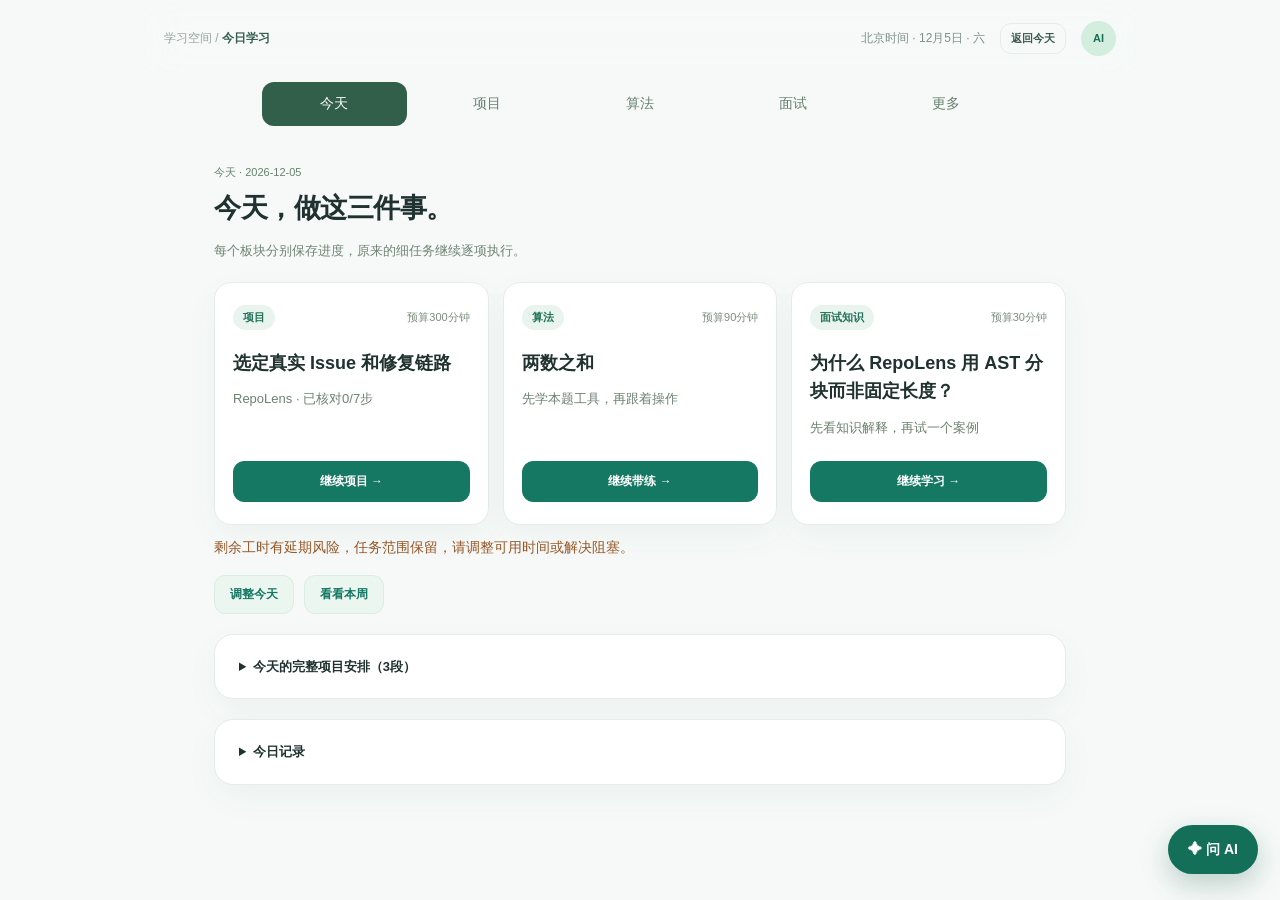
<file: index.html>
<!doctype html>
<html lang="zh-CN">
<head>
<meta charset="utf-8">
<meta name="viewport" content="width=device-width,initial-scale=1,viewport-fit=cover">
<meta name="theme-color" content="#edf5f0">
<meta name="description" content="星轨：AI 应用与 Agent 实习备战学习空间。RepoLens、MediaFlow、LeetCode Hot 100、八股、面试与投递。">
<title>星轨 · AI 实习备战</title>
<link rel="icon" href="favicon.svg" type="image/svg+xml">
<link rel="manifest" href="manifest.webmanifest">
<meta name="apple-mobile-web-app-capable" content="yes">
<meta name="apple-mobile-web-app-status-bar-style" content="default">
<link rel="stylesheet" href="style.css?v=3">
<link rel="stylesheet" href="sprint.css?v=6">
<link rel="stylesheet" href="two-sum-lesson.css?v=9">
<link rel="stylesheet" href="ai-helper.css?v=4">
<link rel="stylesheet" href="preview.css?v=11">
<link rel="stylesheet" href="learning-ui.css?v=12">
</head>
<body class="learning-modern">
<div id="app" class="app-shell">
  <aside class="sidebar">
    <a href="#today" class="brand" aria-label="返回今日学习"><span class="brand-glyph">✳</span><span><strong>星轨 Study Orbit</strong><small>AI 实习备战空间</small></span></a>
    <div class="nav-kicker">学习空间 · WORKSPACE</div>
    <nav id="side-nav" class="side-nav" aria-label="主导航">
      <a class="nav-btn" href="./preview.html?v=11"><span class="nav-symbol">✧</span> 新版体验</a>
      <button data-view="today" class="nav-btn active"><span class="nav-symbol">◈</span> 今日学习 <span class="nav-count" id="nav-today"></span></button>
      <button data-view="calendar" class="nav-btn"><span class="nav-symbol">▦</span> 学习航线</button>
      <button data-view="projects" class="nav-btn"><span class="nav-symbol">⌘</span> 项目实验室</button>
      <button data-view="leetcode" class="nav-btn"><span class="nav-symbol">⌁</span> 算法带练</button>
      <button data-view="interview" class="nav-btn"><span class="nav-symbol">◫</span> 八股训练室</button>
      <button data-view="apply" class="nav-btn"><span class="nav-symbol">↗</span> 面试与投递</button>
      <button data-view="library" class="nav-btn"><span class="nav-symbol">▤</span> 资料星库</button>
      <button data-view="planner" class="nav-btn"><span class="nav-symbol">↻</span> 计划调整</button>
      <button data-view="review" class="nav-btn"><span class="nav-symbol">◷</span> 复盘与数据</button>
    </nav>
    <div class="sidebar-bottom">
      <div class="sidebar-status"><span class="pulse-dot"></span><div><strong>向 12.15 前进</strong><small>先有作品 · 再进面试</small></div></div>
      <button class="sidebar-backup" id="quick-export">备份我的学习记录 <span>↗</span></button>
      <div class="sidebar-foot">v1.0 · 2026.11—2027.01</div>
    </div>
  </aside>
  <div class="main-wrap">
    <header class="topbar">
      <div class="breadcrumbs" id="breadcrumb">学习空间 / <span>今日学习</span></div>
      <div class="top-right"><span class="top-date" id="clock-date"></span><button class="btn tiny ghost" id="back-today">返回今天</button><span class="avatar" title="专注构建真实作品">AI</span></div>
    </header>
    <nav class="learning-nav" aria-label="学习导航"><button data-view="today">今天</button><button data-view="projects">项目</button><button data-view="leetcode">算法</button><button data-view="interview">面试</button><button data-view="more">更多</button></nav>
    <main class="main-content" id="main-content" aria-live="polite"></main>
    <div class="toast" id="toast" role="status"></div>
  </div>
</div>
<nav class="mobile-nav" aria-label="移动端导航">
  <button data-view="today" class="mnav active"><span>◈</span><small>今天</small></button>
  <button data-view="calendar" class="mnav"><span>▦</span><small>课程</small></button>
  <button data-view="projects" class="mnav"><span>⌘</span><small>项目</small></button>
  <button data-view="leetcode" class="mnav"><span>⌁</span><small>带练</small></button>
  <button data-view="apply" class="mnav"><span>↗</span><small>面试</small></button>
  <button data-view="more" class="mnav"><span>···</span><small>更多</small></button>
</nav>
<div id="mobile-more" class="mobile-more hidden">
  <a class="btn soft" href="./preview.html?v=11">✧ 新版体验</a>
  <button data-view="planner">计划调整</button><button data-view="issues">问题与补课</button><button data-view="interview">八股训练室</button><button data-view="library">资料星库</button><button data-view="review">复盘与备份</button>
</div>
<script src="data.js?v=5"></script>
<script src="repo-guides.js?v=5"></script>
<script src="media-guides.js?v=3"></script>
<script src="sprint-data.js?v=6"></script>
<script src="sprint-engine.js?v=6"></script>
<script src="two-sum-cards.js?v=8"></script>
<script src="two-sum-lesson.js?v=9"></script>
<script src="sprint.js?v=12"></script>
<script src="learning-content.js?v=12"></script>
<script src="algorithm-cards.js?v=12"></script>
<script src="learning-ui.js?v=12"></script>
<script src="app.js?v=12"></script>
<script defer src="ai-helper.js?v=6"></script>
</body>
</html>
</file>
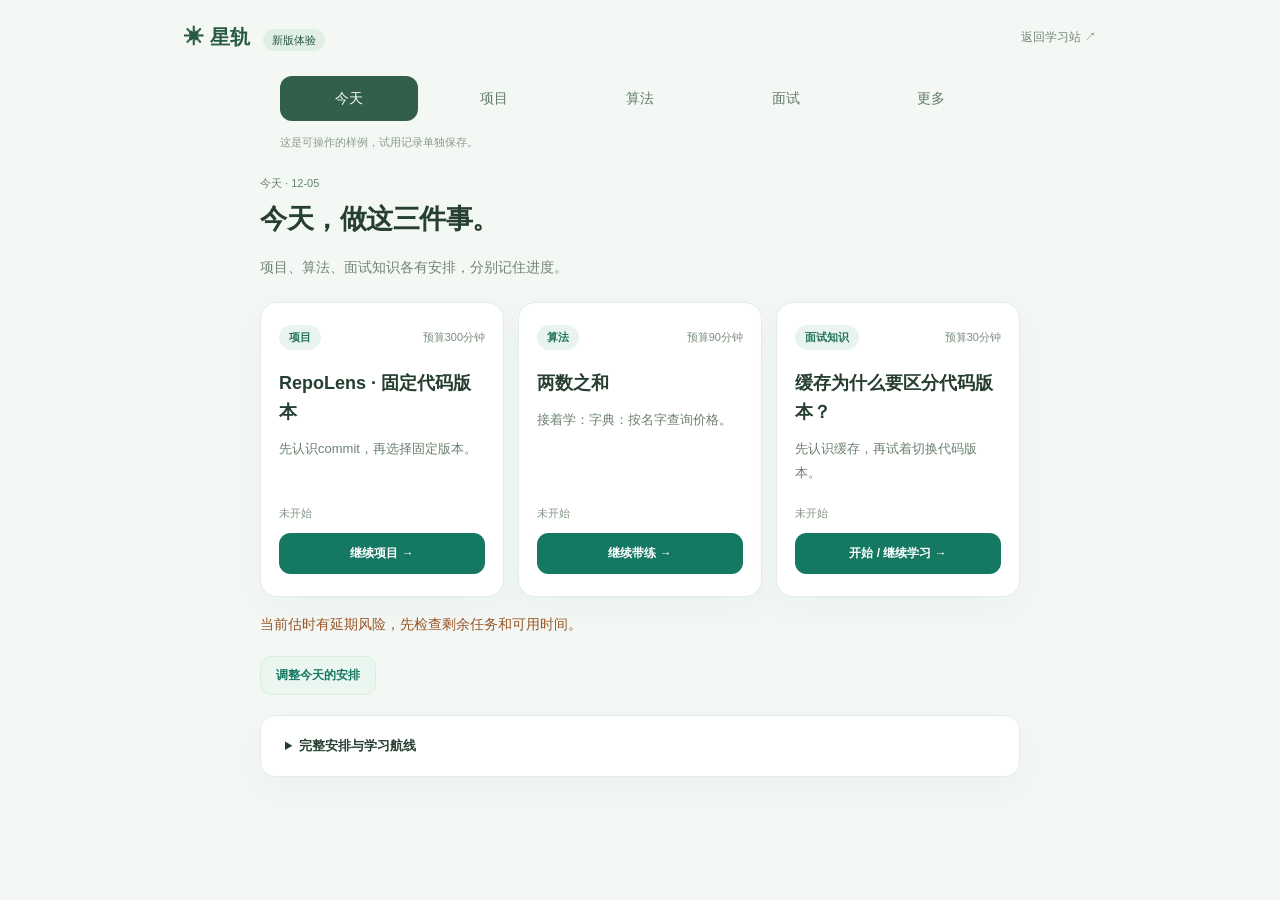
<file: preview.html>
<!doctype html>
<html lang="zh-CN">
<head>
<meta charset="utf-8">
<meta name="viewport" content="width=device-width,initial-scale=1,viewport-fit=cover">
<meta name="theme-color" content="#edf5f0">
<title>新版体验 · 星轨</title>
<link rel="icon" href="favicon.svg" type="image/svg+xml">
<link rel="stylesheet" href="style.css?v=3">
<link rel="stylesheet" href="sprint.css?v=6">
<link rel="stylesheet" href="two-sum-lesson.css?v=9">
<link rel="stylesheet" href="preview.css?v=11">
</head>
<body class="pv-body">
<header class="pv-header"><a href="./preview.html?v=11" class="pv-brand">✳ 星轨 <span>新版体验</span></a><a href="./?v=9" class="pv-return">返回学习站 ↗</a></header>
<nav class="pv-nav" aria-label="体验区导航"><button data-pv-view="today">今天</button><button data-pv-view="projects">项目</button><button data-pv-view="algorithms">算法</button><button data-pv-view="theory">面试</button><button data-pv="more">更多</button></nav>
<p class="pv-sandbox">这是可操作的样例，试用记录单独保存。</p>
<main id="pv-content" class="pv-main" aria-live="polite"></main>
<div id="pv-toast" role="status"></div>
<dialog id="pv-dialog" class="ts-dialog"><div class="between"><h2 id="pv-dialog-title"></h2><button class="btn tiny soft" data-pv="close">关闭</button></div><div id="pv-dialog-body"></div></dialog>
<script src="sprint-data.js?v=6"></script>
<script src="sprint-engine.js?v=6"></script>
<script src="two-sum-cards.js?v=8"></script>
<script src="two-sum-lesson.js?v=9"></script>
<script src="preview.js?v=11"></script>
</body>
</html>
</file>
<file: style.css>
:root{--bg:#f6f9f8;--panel:#fff;--panel-alt:#f2f6f4;--line:#e5ece9;--ink:#20322f;--muted:#71827d;--green:#147863;--deep:#0d5449;--mint:#d9efe5;--sky:#dceef7;--blue:#367b9d;--yellow:#b7822b;--shadow:0 12px 34px rgba(34,82,66,.045);font-family:-apple-system,BlinkMacSystemFont,'Segoe UI','PingFang SC','Microsoft YaHei',sans-serif;color:var(--ink)}*{box-sizing:border-box}html{scroll-behavior:smooth}body{margin:0;background:var(--bg);font-size:14px;-webkit-tap-highlight-color:transparent}button,input,select,textarea{font:inherit}button{cursor:pointer}button:disabled{opacity:.4;cursor:not-allowed}a{color:var(--green);text-decoration:none}a:hover{text-decoration:underline}.hidden{display:none!important}.app-shell{display:flex;min-height:100vh}.sidebar{width:250px;flex:0 0 250px;background:#fff;border-right:1px solid var(--line);padding:27px 15px 17px;position:sticky;top:0;height:100vh;display:flex;flex-direction:column}.brand{display:flex;align-items:center;gap:10px;padding:1px 12px 35px;color:var(--ink)}.brand:hover{text-decoration:none}.brand-glyph{width:40px;height:40px;display:grid;place-items:center;background:#d9efe4;color:#136953;border-radius:13px;font-size:27px}.brand strong,.brand small{display:block}.brand strong{font-size:15px;letter-spacing:-.3px}.brand small{font-size:11px;color:#8aa09a;margin-top:3px}.nav-kicker{padding:0 14px;color:#a2aea9;font-size:10px;letter-spacing:1.2px;margin-bottom:12px;font-weight:700}.side-nav{display:flex;flex-direction:column;gap:4px}.nav-btn{border:0;background:transparent;color:#526860;text-align:left;padding:12px 15px;border-radius:11px;display:flex;align-items:center;gap:13px;font-weight:550;width:100%;transition:.2s}.nav-symbol{font-family:Georgia,serif;font-size:18px;width:19px;text-align:center;color:#829e93}.nav-btn:hover{background:#f0f6f2}.nav-btn.active{background:#e5f4eb;color:#12644d;font-weight:700}.nav-btn.active .nav-symbol{color:#0a7661}.nav-count{margin-left:auto;font-size:10px}.sidebar-bottom{margin-top:auto;padding:10px}.sidebar-status{background:linear-gradient(120deg,#e1f2e8,#e9f2fa);border-radius:14px;padding:14px 10px;display:flex;gap:10px;align-items:center}.sidebar-status strong,.sidebar-status small{display:block}.sidebar-status strong{font-size:12px}.sidebar-status small{font-size:10px;color:#708c81;margin-top:5px}.pulse-dot{width:8px;height:8px;background:#208d6c;box-shadow:0 0 0 4px #cceddf;border-radius:100%;flex:none}.sidebar-backup{border:0;background:none;color:#71827c;display:flex;justify-content:space-between;font-size:11px;padding:15px 4px;width:100%}.sidebar-foot{font-size:10px;color:#adb9b3}.main-wrap{min-width:0;flex:1}.topbar{height:76px;display:flex;align-items:center;justify-content:space-between;border-bottom:1px solid var(--line);background:rgba(255,255,255,.78);padding:0 40px;position:sticky;top:0;z-index:4;backdrop-filter:blur(20px)}.breadcrumbs{color:#96a4a0;font-size:12px}.breadcrumbs span{color:#375e51;font-weight:700}.top-right{display:flex;align-items:center;gap:15px}.top-date{color:#80908a;font-size:12px}.avatar{border-radius:50%;background:#d3eddf;width:35px;height:35px;display:grid;place-items:center;font-size:11px;color:#197054;font-weight:750}.main-content{max-width:1340px;margin:0 auto;padding:37px 40px 105px}.section-header{display:flex;justify-content:space-between;align-items:flex-end;gap:15px;margin-bottom:22px}.eyebrow{font-size:11px;letter-spacing:1.6px;font-weight:800;color:var(--green);text-transform:uppercase}.section-header h1,.page-title{font-size:30px;line-height:1.25;letter-spacing:-.8px;margin:8px 0 0;font-weight:750}.subtitle{font-size:13px;color:var(--muted);line-height:1.9;margin-top:10px}.pill{display:inline-flex;gap:5px;align-items:center;font-size:11px;padding:5px 10px;border-radius:999px;background:#e8f4ed;color:#22715a;font-weight:700;white-space:nowrap}.pill.blue{background:#e8f3fb;color:#347794}.pill.gray{background:#f0f3f2;color:#72837d}.pill.orange{background:#fff3e3;color:#95601d}.panel{background:var(--panel);border:1px solid var(--line);border-radius:19px;box-shadow:var(--shadow);padding:24px}.panel h2{font-size:17px;margin:0 0 5px}.panel h3{font-size:14px;margin:0 0 6px}.muted{color:var(--muted)}.small{font-size:12px}.mini{font-size:11px}.lead{line-height:1.85}.grid2{display:grid;grid-template-columns:repeat(2,minmax(0,1fr));gap:18px}.grid3{display:grid;grid-template-columns:repeat(3,minmax(0,1fr));gap:16px}.grid4{display:grid;grid-template-columns:repeat(4,minmax(0,1fr));gap:14px}.stack{display:flex;flex-direction:column;gap:16px}.flex{display:flex;align-items:center;gap:10px;flex-wrap:wrap}.between{display:flex;align-items:center;justify-content:space-between;gap:12px}.btn{border:1px solid var(--line);background:white;color:#3b5950;border-radius:11px;padding:10px 15px;font-size:12px;font-weight:700;transition:.18s;white-space:nowrap}.btn:hover{transform:translateY(-1px);border-color:#a9d3be}.btn.primary{background:var(--green);border-color:var(--green);color:#fff}.btn.ghost{background:transparent}.btn.tiny{padding:7px 10px;font-size:11px}.btn.soft{background:#ecf6f0;color:var(--green);border-color:#d9eee1}.btn.danger{color:#a55a55}.input,.select,.textarea{background:#fff;border:1px solid #dce8e3;border-radius:11px;color:var(--ink);padding:11px 12px;width:100%;outline:none}.input:focus,.select:focus,.textarea:focus{border-color:#66aa90;box-shadow:0 0 0 3px #dff4e9}.textarea{min-height:105px;resize:vertical;line-height:1.65}.label{display:block;font-size:11px;letter-spacing:.2px;font-weight:700;color:#547269;margin:0 0 7px}.divider{height:1px;background:var(--line);margin:18px 0}.hero{border-radius:23px;background:linear-gradient(118deg,#e4f3eb 0%,#eef6f1 48%,#e3f0f8 100%);min-height:237px;display:grid;grid-template-columns:1fr 230px;gap:25px;position:relative;overflow:hidden;padding:31px 34px;margin-bottom:22px}.hero:before{content:"";position:absolute;width:320px;height:320px;border:1px solid #b8dbd8;opacity:.7;border-radius:50%;right:10px;top:-82px;pointer-events:none}.hero:after{content:"";position:absolute;width:210px;height:210px;border:1px dashed #9bcdbc;border-radius:50%;right:63px;top:-25px;opacity:.65;pointer-events:none}.hero-content{position:relative;z-index:1}.hero h1{font-size:31px;letter-spacing:-1px;line-height:1.35;margin:11px 0}.hero p{color:#648076;font-size:13px;line-height:1.8;max-width:610px}.hero-cta{display:flex;gap:10px;margin-top:17px;flex-wrap:wrap}.orbit-area{display:grid;place-items:center;z-index:1;position:relative}.orbit-center{width:100px;height:100px;border-radius:50%;background:linear-gradient(145deg,#18846e,#57afa4);box-shadow:0 18px 40px #2b816e40, inset -10px -10px 35px #0d5b5a70;color:#fff;display:flex;align-items:center;justify-content:center;text-align:center;flex-direction:column;transform:rotate(-8deg)}.orbit-center b{font-size:24px}.orbit-center small{font-size:9px;opacity:.85;margin-top:2px}.orbit-star{position:absolute;width:15px;height:15px;background:#8cc7cb;border-radius:50%;box-shadow:0 0 0 6px #8cc7cb2f;top:20%;right:14%}.orbit-star.two{width:9px;height:9px;top:76%;right:80%;background:#ebba77;box-shadow:0 0 0 5px #ebba7733}.metric-card{padding:18px 19px}.metric-card .num{font-size:27px;font-weight:780;margin-top:11px;letter-spacing:-1px;color:#24493d}.metric-card .num small{font-size:12px;color:#91a49e;letter-spacing:0}.metric-card .labelrow{font-size:12px;color:#6e827a}.progress-track{height:7px;border-radius:100px;background:#e9f1ed;overflow:hidden;margin:15px 0 5px}.progress-fill{height:100%;background:linear-gradient(90deg,#1a836a,#77c7ad);border-radius:100px;transition:width .2s}.module-head{margin:27px 0 13px;display:flex;justify-content:space-between;align-items:center;gap:12px}.module-head h2{font-size:18px;margin:0}.task-row{display:flex;align-items:flex-start;gap:14px;padding:17px 0;border-bottom:1px solid var(--line)}.task-row:last-child{border-bottom:0}.task-check{width:21px;height:21px;appearance:none;border:1.6px solid #b5d1c4;border-radius:7px;margin:2px 0 0;flex:none;cursor:pointer;position:relative;background:#fff}.task-check:checked{background:#168368;border-color:#168368}.task-check:checked:after{content:'✓';font-size:14px;position:absolute;left:4px;top:0;color:white}.task-body{flex:1;min-width:0}.task-title{font-weight:750;font-size:14px}.task-row .task-time{font-size:10px;color:#889c93;background:#f4f7f5;padding:5px 8px;border-radius:20px;white-space:nowrap}.task-details{font-size:12px;color:#627b70;line-height:1.75;margin:9px 0 0}.highlight-line{background:#f4f9f7;padding:11px 13px;border-radius:9px;border-left:2px solid #7cbba2;margin-top:9px;font-size:12px;line-height:1.8}.resource-links{display:flex;flex-wrap:wrap;gap:8px;margin-top:10px}.resource-links a{font-size:11px;padding:6px 9px;border-radius:9px;background:#edf5f0;color:#22735f;display:inline-block}.task-extra{padding-left:35px}.date-selector{display:flex;align-items:center;gap:8px}.date-selector .input{width:150px;padding:9px;font-size:12px}.callout{background:#f1f7f3;border:1px solid #dbece0;border-radius:14px;padding:14px 17px;color:#526b60;line-height:1.8;font-size:12px}.callout.blue{background:#eef5f9;border-color:#dbe8f0;color:#526c7f}.callout.orange{background:#fff8ed;border-color:#f1e3cf;color:#81653c}.step-list{display:grid;gap:10px}.step-item{display:flex;gap:12px;align-items:flex-start;border:1px solid var(--line);border-radius:12px;padding:14px;background:#fff}.step-num{height:28px;width:28px;border-radius:9px;background:#e6f2eb;color:var(--green);display:grid;place-items:center;font-weight:750;font-size:11px;flex:none}.calendar-grid{display:grid;grid-template-columns:repeat(7,minmax(0,1fr));gap:9px}.day-tile{border:1px solid var(--line);background:#fff;border-radius:13px;min-height:96px;padding:11px;text-align:left;display:flex;flex-direction:column;gap:8px;transition:.2s;min-width:0}.day-tile:hover{border-color:#7dbda5;transform:translateY(-2px)}.day-tile.current{border-color:#17896c;box-shadow:0 0 0 2px #e2f3e8}.day-tile.done{background:#eff8f3}.day-num{font-weight:800;font-size:12px;color:#376854}.day-desc{font-size:10px;color:#697b74;line-height:1.5;overflow-wrap:anywhere}.day-progress{margin-top:auto;font-size:9px;color:#6caa91}.filter-row{display:flex;gap:8px;align-items:center;flex-wrap:wrap;margin-bottom:15px}.filter-btn{border:1px solid var(--line);background:#fff;border-radius:30px;padding:7px 12px;color:#71867d;font-size:11px}.filter-btn.active{background:#e8f5ec;color:#137459;border-color:#b9e0cb;font-weight:700}.problem-row{display:flex;gap:12px;align-items:center;padding:12px 3px;border-bottom:1px solid var(--line)}.problem-number{width:43px;flex:none;font-variant-numeric:tabular-nums;font-weight:750;color:#8aa099}.problem-title{font-weight:650;flex:1}.problem-category{font-size:10px;color:#8aa099;min-width:60px}.status-select{width:100px;border:1px solid var(--line);background:#f9fbf9;border-radius:8px;padding:7px 3px;color:#4d6f61;font-size:11px}.problem-row a{color:var(--green)}.question-card{border:1px solid var(--line);border-radius:15px;padding:18px;background:#fff}.question-card h3{font-size:14px;line-height:1.6;margin:10px 0}.qa-answer{background:#f0f7f3;padding:14px;border-radius:12px;font-size:12px;line-height:1.8;margin:12px 0}.qa-answer strong{color:#20765c}.project-card{background:#fff;border:1px solid var(--line);border-radius:17px;padding:19px}.project-label{display:inline-flex;padding:6px 10px;border-radius:9px;background:#edf6f1;color:#23846b;font-size:10px;font-weight:800}.project-card h3{font-size:18px;margin:10px 0}.project-card p{color:#6c8177;font-size:12px;line-height:1.75}.project-list{display:grid;gap:9px}.project-lesson{border:1px solid #e4efea;border-radius:12px;padding:13px;display:flex;align-items:flex-start;gap:9px}.project-lesson .head{flex:1}.project-lesson .head strong{display:block;font-size:12px;margin:2px 0}.project-lesson .head small{color:#93a69a;font-size:10px}.marker-vertical{height:100%;width:4px;border-radius:10px;min-height:40px;background:#cbe9d9}.metric-table{width:100%;border-collapse:collapse;font-size:12px}.metric-table th,.metric-table td{text-align:left;padding:12px 10px;border-bottom:1px solid var(--line);vertical-align:middle}.metric-table th{font-size:11px;color:#788e81;font-weight:700;background:#f7faf8}.metric-input{min-width:150px}.resource-card{display:flex;align-items:flex-start;gap:13px;padding:15px;border:1px solid var(--line);border-radius:14px;background:#fff}.resource-icon{width:40px;height:40px;border-radius:12px;background:#e8f3eb;color:#22836b;display:grid;place-items:center;font-size:18px;flex:none}.resource-card h3{margin:2px 0 6px;font-size:13px}.resource-card p{font-size:11px;color:var(--muted);line-height:1.7;margin:0 0 5px}.applications{width:100%;border-collapse:collapse;font-size:12px}.applications td,.applications th{padding:12px 9px;text-align:left;border-bottom:1px solid var(--line)}.applications th{color:var(--muted);font-size:11px}.empty{padding:35px;text-align:center;color:var(--muted)}.note-help{line-height:1.8;color:var(--muted);font-size:12px}.study-form{display:grid;grid-template-columns:1fr 1fr 130px 120px auto;gap:8px;align-items:end}.data-note{font-size:11px;color:#9baaa4}.toast{position:fixed;right:25px;bottom:25px;background:#214d40;color:#fff;padding:12px 18px;border-radius:11px;font-size:12px;z-index:50;box-shadow:0 14px 30px #213d3540;opacity:0;transform:translateY(10px);transition:.2s;pointer-events:none}.toast.show{opacity:1;transform:none}.mobile-nav,.mobile-more{display:none}.timeline-chip{border:1px solid #dcece2;background:#f6faf7;border-radius:12px;padding:13px;display:flex;align-items:center;gap:12px;font-size:12px}.timeline-dot{width:11px;height:11px;border-radius:50%;background:#83b99c}.timeline-dot.active{background:#148263;box-shadow:0 0 0 4px #cdece0}.summary-stat{font-size:22px;font-weight:800;color:#226952;margin:9px 0}.note-preview{font-size:12px;white-space:pre-wrap;line-height:1.8;color:#506c61}.today-problems{display:flex;flex-direction:column;gap:10px}.today-problem{display:flex;align-items:center;gap:9px;padding:10px;border:1px solid var(--line);border-radius:10px}.today-problem a{flex:1;font-size:12px;font-weight:700}.today-problem small{font-size:10px;color:var(--muted)}.project-feature{display:flex;gap:9px;align-items:flex-start;font-size:12px;line-height:1.7;color:#62786d}.project-feature span:first-child{color:var(--green)}.link-inline{font-size:11px;font-weight:700}.w100{width:100%}.right{text-align:right}.nowrap{white-space:nowrap}.mb0{margin-bottom:0}.mt1{margin-top:10px}.mt2{margin-top:18px}.mb1{margin-bottom:10px}.margin-top{margin-top:24px}.table-scroll{overflow-x:auto}.model-preview{background:#f0f7f4;border-radius:13px;padding:13px 15px;font-size:12px;line-height:1.9;overflow-wrap:anywhere}.page-title.smallish{font-size:26px}
@media(max-width:1150px){.sidebar{width:218px;flex-basis:218px}.main-content{padding:30px 26px 100px}.topbar{padding:0 26px}.hero{grid-template-columns:1fr 150px}.orbit-center{width:88px;height:88px}.study-form{grid-template-columns:1fr 1fr;}.study-form button{align-self:end}}
@media(max-width:800px){.sidebar{display:none}.topbar{height:58px;padding:0 20px}.top-date{display:none}.main-content{padding:21px 18px 108px}.hero{padding:24px;min-height:195px;grid-template-columns:1fr 90px}.hero h1{font-size:25px}.orbit-center{width:75px;height:75px}.orbit-center b{font-size:18px}.orbit-star{right:1%}.grid4{grid-template-columns:repeat(2,minmax(0,1fr))}.grid3{grid-template-columns:repeat(2,minmax(0,1fr))}.mobile-nav{position:fixed;bottom:0;left:0;right:0;z-index:20;display:flex;justify-content:space-around;background:rgba(255,255,255,.96);border-top:1px solid var(--line);padding:9px 5px max(10px,env(safe-area-inset-bottom));box-shadow:0 -8px 20px #203c2f0a}.mnav{border:0;background:none;color:#8ca198;display:flex;align-items:center;justify-content:center;flex-direction:column;gap:1px;padding:2px 6px;min-width:48px}.mnav span{font-size:22px;line-height:25px}.mnav small{font-size:10px}.mnav.active{color:#12745d;font-weight:700}.mobile-more{position:fixed;bottom:73px;right:12px;background:#fff;border:1px solid var(--line);z-index:25;box-shadow:0 12px 25px #203a3025;border-radius:15px;padding:8px;display:flex;flex-direction:column}.mobile-more button{border:0;background:transparent;text-align:left;padding:12px 30px 12px 14px;color:#446b5a}.toast{bottom:95px;right:12px}.calendar-grid{gap:5px}.day-tile{padding:8px;min-height:78px;border-radius:9px}.day-num{font-size:11px}.day-desc{font-size:9px}}
@media(max-width:540px){body{font-size:13px}.topbar{padding:0 15px}.top-right{gap:7px}.main-content{padding:17px 13px 100px}.section-header h1,.page-title{font-size:24px}.section-header{display:block}.section-header .date-selector{margin-top:13px}.hero{grid-template-columns:1fr;gap:0;padding:23px;margin-bottom:12px;min-height:0}.hero h1{font-size:26px}.hero p{font-size:12px}.orbit-area{display:none}.hero:before{right:-140px;top:-130px}.hero:after{right:-86px;top:-70px}.panel{padding:17px;border-radius:15px}.grid2,.grid3{grid-template-columns:1fr;gap:12px}.grid4{gap:8px}.metric-card{padding:14px}.metric-card .num{font-size:24px}.module-head h2{font-size:16px}.task-row{gap:9px}.task-extra{padding-left:29px}.calendar-grid{grid-template-columns:repeat(7,1fr)}.day-tile{min-height:66px;padding:6px 4px;gap:3px}.day-desc{display:none}.day-progress{font-size:8px}.problem-category{display:none}.problem-number{width:28px;font-size:11px}.problem-title{font-size:12px}.status-select{width:84px;font-size:10px}.study-form{grid-template-columns:1fr}.topbar .btn{display:none}.table-scroll{margin:0 -8px}.metric-table th,.metric-table td{min-width:120px}.metric-input{min-width:130px}.question-card{padding:14px}.date-selector .input{width:141px}.callout{font-size:11px}.mobile-nav .mnav{min-width:0;flex:1}.mnav span{font-size:20px}.mnav small{font-size:9px}}


/* 项目实验室详细课程：响应式单课视图 */
.guide-header{display:flex;align-items:center;justify-content:space-between;gap:12px;flex-wrap:wrap;margin:0 0 18px}
.guide-hero{background:linear-gradient(125deg,#e8f6ee,#e9f2fb 78%);border:1px solid #d7e9e1;border-radius:22px;padding:26px 28px;margin-bottom:22px}
.guide-hero h1{font-size:clamp(24px,3vw,34px);line-height:1.25;margin:10px 0 12px;color:#143a32}
.guide-hero p{line-height:1.85;max-width:780px;margin:0 0 16px}
.guide-progress{max-width:560px;margin-top:18px}
.guide-progress strong{font-size:14px}
.guide-progress .progress-track{margin-top:8px}
.guide-meta{font-size:12px;color:#647c74;margin-top:12px!important}
.guide-columns{display:grid;grid-template-columns:minmax(0,1.65fr) minmax(235px,.85fr);gap:20px;align-items:start}
.guide-main,.guide-aside{min-width:0}
.guide-main>h2{font-size:22px;margin:0 0 6px}
.guide-step,.guide-block{background:#fff;border:1px solid #e2eae6;border-radius:17px;padding:20px;margin-top:16px;box-shadow:0 5px 20px rgba(25,70,55,.025)}
.guide-step-title{font-weight:750;font-size:16px;color:#184a3c}
.guide-step-check{display:flex;gap:12px;align-items:flex-start;cursor:pointer;line-height:1.5}
.guide-step-check input{appearance:auto;accent-color:#147863;flex:0 0 20px;width:20px;height:20px;margin:2px 0 0;cursor:pointer}
.guide-step-do{line-height:1.95;margin:15px 0;white-space:pre-line;overflow-wrap:anywhere}
.guide-verify{border-left:3px solid #4f9780;background:#f1f8f4;border-radius:0 10px 10px 0;padding:11px 14px;margin-top:15px}
.guide-verify strong{font-size:12px;color:#20604b}
.guide-verify p{margin:5px 0 0;line-height:1.7;font-size:13px}
.guide-code{border:1px solid #273c38;background:#152522;border-radius:12px;overflow:hidden;margin:14px 0;color:#e8f6ef}
.guide-code-head{display:flex;justify-content:space-between;align-items:center;gap:8px;padding:8px 12px;background:#203a33;font-size:12px}
.guide-code-head button{white-space:nowrap}
.guide-code pre{margin:0;padding:14px 16px;white-space:pre;overflow-x:auto;font-size:12px;line-height:1.7}
.guide-code code{font-family:ui-monospace,SFMono-Regular,Consolas,monospace}
.guide-aside .panel{margin-bottom:16px;overflow-wrap:anywhere}
.guide-aside .panel h3{font-size:15px;margin:5px 0 8px}
.guide-aside .panel p,.guide-traps li{line-height:1.85;font-size:13px}
.guide-traps{padding-left:20px}
.guide-question{font-size:16px;font-weight:700;line-height:1.7}
.guide-answer{background:#f2f6f4;border-radius:11px;padding:12px 14px;line-height:1.85}
.guide-answer summary{cursor:pointer;font-weight:600}
.guide-answer p{margin-bottom:0}
.guide-block textarea{min-height:135px;width:100%}
.guide-bottom{display:flex;gap:10px;align-items:center;justify-content:space-between;flex-wrap:wrap;margin:24px 0 45px}
.guide-bottom .btn{max-width:100%}
@media(max-width:850px){.guide-columns{grid-template-columns:1fr}.guide-aside{display:grid;grid-template-columns:repeat(2,minmax(0,1fr));gap:12px}.guide-aside .panel{margin:0}.guide-hero{padding:22px}}
@media(max-width:590px){.guide-hero{padding:19px;border-radius:15px}.guide-aside{display:block}.guide-aside .panel{margin-bottom:12px}.guide-step,.guide-block{padding:15px;border-radius:13px}.guide-step-title{font-size:15px}.guide-code pre{font-size:11px}.guide-bottom button{width:100%}.guide-main>h2{font-size:20px}}
</file>
<file: sprint.css>
.sprint-header{margin-bottom:24px}.sprint-header h1{font-size:30px;letter-spacing:-.6px}.sprint-header .subtitle{max-width:650px;line-height:1.8}.sprint-overview{display:flex;gap:24px;flex-wrap:wrap;align-items:center;color:#64756d;font-size:13px;margin:0 0 22px}.sprint-overview strong{font-size:19px;color:#315c4b;margin-right:5px}.sprint-focus{display:grid;grid-template-columns:1.3fr 1fr;gap:18px}.sprint-focus>section:last-child{grid-column:1/-1}.sprint-focus .panel{margin:0}.sprint-task{display:flex;justify-content:space-between;align-items:center;gap:16px;padding:17px 0;border-bottom:1px solid #e8efeb}.sprint-task:last-child{border-bottom:0}.sprint-task>div{min-width:0}.sprint-task h3{font-size:15px;line-height:1.6;margin:4px 0}.sprint-task p{margin:5px 0 0;overflow-wrap:anywhere}.sprint-task .btn{flex-shrink:0}.sprint-details summary{cursor:pointer;font-size:14px;font-weight:600;line-height:1.8;padding:4px 0}.sprint-details[open]>summary{margin-bottom:14px}.sprint-details p,.coach-panel p,.coach-panel li{line-height:1.9}.sprint-narrow{max-width:760px}.sprint-narrow .label,.sprint-accept .label,.coach-panel .label{display:block;margin:18px 0 8px;font-size:13px;color:#53685d}.sprint-narrow .input,.sprint-narrow .select,.sprint-accept .select{display:block;width:100%;margin-top:8px}.sprint-narrow .textarea,.sprint-accept .textarea,.coach-panel .textarea{width:100%;margin-top:8px;min-height:110px}.sprint-narrow details{margin-top:20px}.sprint-accept{margin:20px 0;background:#f8fbf9;border:1px solid #ddebe2}.sprint-check{display:flex;align-items:flex-start;gap:10px;line-height:1.7;font-size:13px}.sprint-check input{width:18px;height:18px;flex-shrink:0;accent-color:#42816a}.sprint-day{display:flex;gap:22px;padding:14px 0;border-bottom:1px solid #e8efeb}.sprint-day>strong{flex:0 0 48px;font-size:14px}.sprint-day>div{line-height:1.9}.sprint-stages{display:flex;gap:7px;overflow-x:auto;padding:0 0 12px;margin:0 0 16px}.sprint-stages button{white-space:nowrap;border:1px solid #dfe9e3;border-radius:24px;background:white;padding:10px 15px;color:#587363;font:inherit;font-size:12px;cursor:pointer}.sprint-stages button.active{background:#315c4b;border-color:#315c4b;color:white}.coach-panel{max-width:900px}.coach-panel>h2{font-size:21px}.sprint-editor{font-family:Consolas,monospace!important;min-height:270px!important;tab-size:4;line-height:1.8}.sprint-code{white-space:pre;overflow-x:auto;max-width:100%;background:#f1f6f3;padding:18px;border-radius:12px;font:13px/1.8 Consolas,monospace;color:#264b3a}.sprint-toolbar{display:flex;flex-wrap:wrap;gap:10px;margin-top:18px}.sprint-error{color:#9e3e29;font-size:13px;line-height:1.8;min-height:1em}.sprint-focus .btn{margin-top:8px}.sprint-narrow form>.btn{margin-top:14px}.sprint-task select{max-width:180px}#sprint-daily{margin-top:12px}.sprint-narrow+.panel{margin-top:20px}
@media(max-width:850px){.sprint-focus{grid-template-columns:1fr}.sprint-focus>section:last-child{grid-column:auto}.sprint-header h1{font-size:26px}.sprint-overview{gap:12px}.sprint-narrow .grid2{grid-template-columns:1fr}.sprint-task{gap:10px}.sprint-task .btn{padding:8px 11px}.sprint-day{gap:12px}.sprint-stages{margin-right:-8px}}
@media(max-width:480px){.sprint-header{align-items:flex-start;gap:12px}.sprint-header h1{font-size:25px}.sprint-task h3{font-size:14px}.sprint-task{align-items:flex-start}.sprint-accept .flex{align-items:stretch}.sprint-accept .flex>.btn{width:100%}.sprint-overview span{font-size:12px}.sprint-focus .panel{padding:19px}.coach-panel{padding:19px}.sprint-toolbar .btn{flex:1}.sprint-code{font-size:12px}}
</file>
<file: two-sum-lesson.css>
.ts-header{max-width:960px}.ts-mode{display:flex;gap:10px;align-items:center;flex-wrap:wrap;margin:0 0 20px}.ts-jumps{display:flex;gap:8px;flex-wrap:wrap;margin-bottom:18px}.ts-section{max-width:960px;margin:0 0 22px;scroll-margin-top:25px}.ts-section h2{font-size:22px;margin:8px 0 16px}.ts-section p,.ts-section li{font-size:14px;line-height:1.95}.ts-section .label{display:block;font-size:14px;margin:18px 0 10px}.ts-section .input,.ts-section .select{display:block;width:100%;max-width:500px;margin:10px 0 14px}.ts-section .textarea{width:100%;margin:8px 0}.ts-example-tabs{display:flex;flex-wrap:wrap;gap:8px;margin:20px 0}.ts-array{display:flex;gap:10px;align-items:center;flex-wrap:wrap;background:#f4f8f5;padding:20px;border-radius:14px;margin:16px 0}.ts-array>div{width:64px;background:white;border:1px solid #dce8e0;border-radius:10px;display:flex;flex-direction:column;text-align:center;padding:12px 4px}.ts-array>div.current{border:2px solid #377d63;background:#edf8f0}.ts-array strong{font-size:22px}.ts-array small{font-size:11px;margin-top:6px;color:#657b6f}.ts-array>span{margin-left:10px}.ts-quiz{background:#f7faf8;border-radius:12px;padding:15px 18px;margin:20px 0}.ts-quiz>p:first-child{margin-top:0}.ts-options{display:flex;flex-wrap:wrap;gap:8px}.ts-options button{font:inherit;font-size:13px;line-height:1.7;text-align:left;cursor:pointer;background:white;border:1px solid #dce7df;padding:10px 14px;border-radius:9px;color:#294d3d}.ts-options button.selected{background:#e3f2e9;border-color:#3c8067}.ts-feedback{font-size:13px!important;color:#406a54;min-height:1.7em;margin:12px 0 0!important}.ts-card{border-top:1px solid #e4ede7;padding:18px 0}.ts-card summary{cursor:pointer;font-size:15px;font-weight:650;line-height:1.8}.ts-card summary>span{font-size:11px;font-weight:400;color:#71867a;margin-left:12px}.ts-card[open]>summary{margin-bottom:18px}.ts-code{white-space:pre;overflow-x:auto;background:#f2f6f3;color:#264536;padding:18px;border-radius:11px;font:13px/1.9 Consolas,monospace;max-width:100%}.ts-code code{font:inherit}.ts-output{border-left:3px solid #aacdb7;padding:8px 16px;margin:12px 0 18px}.ts-output>span{color:#6b8073;font-size:11px}.ts-output pre{font:14px/1.8 Consolas,monospace;margin:5px 0}.ts-tip{background:#fff8e9;padding:12px 16px;border-radius:10px}.ts-source{display:inline-block;font-size:13px;color:#287254;margin-top:8px;text-decoration:underline}.ts-trace{background:#f2f8f4;border:1px solid #ddebe2;border-radius:14px;padding:22px;margin:16px 0;min-height:155px}.ts-trace-head{font-size:16px;font-weight:650}.ts-dict{background:white;padding:14px;border-radius:10px}.ts-dict>small{color:#718278}.ts-dict code{display:inline-block;margin:4px 8px 0 0;padding:5px 10px;background:#eef5ef;border-radius:6px}.ts-pairs{font:14px/2 Consolas,monospace;background:#f6f8f6;padding:15px;border-radius:10px}.ts-annotated>div{border-bottom:1px solid #e5ece7;padding:10px 0}.ts-annotated pre{font:13px/1.8 Consolas,monospace;margin:3px 0;overflow-x:auto;color:#264536}.ts-annotated p{font-size:13px;margin:8px 0}.ts-annotated .btn{margin-left:10px}.ts-fill{background:#f5f9f6;border-radius:14px;padding:20px;margin:24px 0}.ts-next{display:flex;gap:16px;align-items:center;flex-wrap:wrap;margin-top:22px}.ts-dialog{width:min(720px,calc(100vw - 28px));max-height:86vh;border:0;border-radius:18px;padding:26px;color:#243b30;box-shadow:0 25px 100px #142a3340}.ts-dialog::backdrop{background:#1c322b70}.ts-dialog p{font-size:14px;line-height:1.9}.ts-dialog h2{font-size:20px}.ts-section #ts-result-form>.btn{margin-top:6px}
@media(max-width:600px){.ts-section{padding:20px}.ts-section h2{font-size:20px}.ts-section p,.ts-section li{font-size:14px}.ts-array{gap:7px;padding:14px}.ts-array>div{width:49px}.ts-array>span{margin:6px 0 0}.ts-array strong{font-size:19px}.ts-trace{padding:16px}.ts-trace-head{font-size:15px}.ts-quiz{padding:14px}.ts-options{flex-direction:column}.ts-code{padding:13px;font-size:12px}.ts-card summary>span{display:block;margin:3px 0 0 15px}.ts-dialog{padding:20px}.ts-dialog h2{font-size:18px}.ts-next>.btn{width:100%}}

.ts-foundation-intro{margin-top:28px}.ts-foundation-intro h3{font-size:17px;margin-bottom:10px}.ts-tool-demo,.ts-bridge{background:#f3f8f4;border-radius:14px;padding:20px;margin:18px 0}.ts-tool-demo>small{color:#547261}.ts-bridge p{margin:8px 0}.ts-bridge p:first-child{margin-top:0}.ts-bridge p:last-child{margin-bottom:0}
.td-shell{width:100%;max-width:760px;margin:0 auto 30px}.td-header{display:flex;justify-content:space-between;align-items:center;gap:16px;margin:0 0 26px}.td-header small{font-size:12px;color:#608173}.td-header h1{font-size:26px;margin:8px 0 0;letter-spacing:-.5px}.td-position{display:flex;align-items:center;gap:12px;margin:0 4px 14px;color:#547060;font-size:12px}.td-position>div{display:flex;gap:5px}.td-position>div>span{height:5px;width:18px;border-radius:5px;background:#dce8df}.td-position>div>span.active{background:#448269}.td-position>small{margin-left:auto;font-size:11px;color:#7c8d82}.td-card{padding:32px;margin:0;min-height:400px;border-radius:20px}.td-card h2{font-size:23px;line-height:1.5;margin:0 0 12px}.td-card p{font-size:14px;line-height:1.9;color:#496354;margin:10px 0 18px}.td-fruits,.td-numbers{display:flex;justify-content:center;gap:15px;margin:28px 0}.td-fruits button,.td-numbers button,.td-numbers>div{display:flex;flex-direction:column;align-items:center;justify-content:center;gap:8px;min-width:100px;min-height:105px;border:1px solid #dbe8de;background:#f8fbf8;border-radius:15px;padding:16px;color:#2e513d;font:inherit;cursor:pointer;transition:background .18s,transform .18s}.td-fruits button>span{font-size:35px}.td-fruits strong,.td-numbers strong{font-size:19px}.td-fruits small,.td-numbers small{font-size:12px;color:#6c8273}.td-fruits button.chosen,.td-numbers button.chosen,.td-numbers>div.visited{border-color:#438567;background:#eaf5ec;transform:translateY(-2px)}.td-response{border-radius:13px;background:#f2f7f3;padding:17px 20px;margin:20px 0;min-height:80px;font-size:15px;line-height:1.85;color:#345b44}.td-response>strong{font-size:23px}.td-response>code{display:block;margin:10px 0 0;font:15px/1.8 Consolas,monospace}.td-response>p{margin:8px 0 0;font-size:13px}.td-response>small{font-size:13px}.td-navigation{display:flex;justify-content:space-between;gap:15px;margin:18px 0 0}.td-navigation>.btn{min-width:110px}.td-foot{text-align:center;color:#859388;font-size:11px;line-height:2.2;margin-top:15px}.td-foot .btn{font-size:11px;margin-left:6px;padding:4px 9px;color:#6b8271}.td-help{display:flex;align-items:center;flex-wrap:wrap;gap:10px;border-top:1px solid #e6eee8;margin-top:24px;padding-top:16px}.td-help>.btn{font-size:12px;padding:6px 9px}.td-help>a{font-size:12px;margin-left:auto;color:#6c8474}.td-map{display:flex;gap:10px;flex-wrap:wrap;margin:24px 0}.td-map>span{padding:10px 15px;background:#edf4ed;border-radius:9px;font-size:14px}.td-map .td-new{background:#dff1e5;border:1px solid #80b492}.td-numbers>div{cursor:default;min-width:85px}.td-reason{display:grid;gap:9px;background:#f7faf7;border-radius:13px;padding:20px;margin:20px 0}.td-reason>span{font-size:12px;color:#788f7e}.td-reason>strong{font-size:18px;margin-bottom:8px}.td-reason>code{font:16px/1.8 Consolas,monospace}.td-small{font-size:12px!important;color:#7a8c7d!important}.td-example{display:flex;gap:8px;flex-wrap:wrap;margin:15px 0}.td-card .input{display:block;width:100%;margin:8px 0 14px}.td-card .textarea{display:block;width:100%;margin:10px 0;min-height:180px!important}.td-result{border-top:1px solid #e4ece5;margin-top:20px;padding-top:15px}.td-result>summary{font-size:13px;cursor:pointer}.td-result .ts-section{padding:16px 0 0;margin:0;box-shadow:none;border:0}.td-result .ts-section h2{display:none}.ts-article-back{margin-bottom:18px}
@media(max-width:600px){.td-header{margin-bottom:19px;gap:8px}.td-header h1{font-size:23px}.td-header>.btn{padding:7px 10px}.td-card{padding:22px 19px;min-height:0;border-radius:17px}.td-card h2{font-size:21px}.td-card p{font-size:14px;margin-bottom:14px}.td-fruits,.td-numbers{margin:23px 0;gap:12px}.td-fruits button,.td-numbers button,.td-numbers>div{min-width:75px;min-height:94px;padding:12px}.td-fruits button>span{font-size:31px}.td-response{padding:15px;margin:17px 0;min-height:75px}.td-help{margin-top:18px;padding-top:13px;gap:6px}.td-help>.btn{font-size:11px}.td-help>a{font-size:11px}.td-foot{font-size:10px}.td-foot .btn{margin-left:3px;font-size:10px}.td-position{gap:8px}.td-position>small{font-size:10px}.td-card .ts-code{font-size:12px}.td-card .sprint-editor{min-height:190px!important}}
@media(prefers-reduced-motion:reduce){.td-fruits button,.td-numbers button{transition:none}}
</file>
<file: ai-helper.css>
/* Study Orbit optional ChatGPT handoff */
#so-ai-dock{font-family:-apple-system,BlinkMacSystemFont,"PingFang SC","Microsoft YaHei",sans-serif}
.so-ai-fab{position:fixed;right:22px;bottom:26px;z-index:55;min-height:49px;border:0;padding:0 20px;border-radius:30px;background:#146f59;color:white;font-weight:750;font-size:14px;box-shadow:0 10px 28px rgba(10,82,62,.25);cursor:pointer}
.so-ai-fab:hover{background:#105941}
.so-ai-dim{position:fixed;inset:0;z-index:59;background:rgba(13,30,25,.27)}
.so-ai-dim[hidden]{display:none}
.so-ai-panel{position:fixed;right:0;top:0;bottom:0;z-index:60;width:min(435px,100vw);background:#f8faf9;box-shadow:-18px 0 48px rgba(24,56,45,.15);border-left:1px solid #e3e9e6;transform:translateX(105%);transition:transform .2s ease;display:flex;flex-direction:column;visibility:hidden}
.so-ai-panel.so-ai-visible{transform:translateX(0);visibility:visible}
.so-ai-header{display:flex;align-items:center;justify-content:space-between;gap:14px;padding:22px 23px 16px;background:white;border-bottom:1px solid #e1ebe5}
.so-ai-eyebrow{font-size:10px;font-weight:800;color:#39896f;letter-spacing:1.4px}
.so-ai-header h2{font-size:20px;line-height:1.3;margin:7px 0 0;color:#203a30}
.so-ai-close{background:#eef5f1;border:0;border-radius:50%;font-size:24px;line-height:1;width:36px;height:36px;color:#375c4b;cursor:pointer}
.so-ai-main{padding:20px 22px 34px;overflow-y:auto;overscroll-behavior:contain}
.so-ai-note,.so-ai-context,.so-ai-privacy{font-size:13px;line-height:1.8;color:#61766e}
.so-ai-note{background:#eaf5ef;padding:12px 14px;border-radius:12px;color:#315c4e}
.so-ai-context{border:1px solid #e1eae4;background:white;padding:13px 15px;margin-top:15px;border-radius:12px}
.so-ai-context span{font-size:11px;color:#718880;display:block}
.so-ai-context strong{font-size:16px;display:block;color:#1b4638;margin-top:3px}
.so-ai-context p{margin:3px 0 0;color:#60796b}
.so-ai-chips{display:flex;gap:7px;flex-wrap:wrap;margin:15px 0}
.so-ai-chips button{border:1px solid #d4e5d9;background:#f3f9f5;border-radius:9px;padding:8px 10px;font-size:12px;color:#28634b;cursor:pointer}
.so-ai-label{display:block;font-weight:700;color:#294a3e;margin:10px 0 8px}
#so-ai-question{width:100%;border:1px solid #cfdfd5;border-radius:12px;background:white;color:#253f34;resize:vertical;min-height:124px;max-height:260px;padding:13px;line-height:1.7;box-sizing:border-box;font:inherit;font-size:14px}
#so-ai-question:focus{outline:2px solid #91c6ae}
.so-ai-primary,.so-ai-link{display:block;width:100%;box-sizing:border-box;border-radius:11px;padding:12px 14px;text-align:center;margin-top:10px;cursor:pointer;font-size:13px;font-weight:750;text-decoration:none}
.so-ai-primary{border:0;color:white;background:#147863}
.so-ai-link{background:white;border:1px solid #bcd8c8;color:#19674f}
.so-ai-feedback{min-height:19px;font-size:12px;color:#257451;line-height:1.6}
.so-ai-preview{border-top:1px solid #e1e9e4;margin-top:13px;padding-top:13px}
.so-ai-preview summary{cursor:pointer;color:#446b5a;font-size:12px}
.so-ai-preview pre{overflow:auto;white-space:pre-wrap;overflow-wrap:anywhere;font-family:inherit;font-size:12px;background:#fff;border:1px solid #e2eae5;border-radius:10px;padding:12px;line-height:1.65}
.so-ai-privacy{font-size:11px;margin:14px 0}
@media(min-width:1100px){.so-ai-dim{display:none}.so-ai-panel{width:420px}.so-ai-panel.so-ai-visible~.unused{display:none}}
@media(max-width:850px){.so-ai-fab{right:16px;bottom:87px;min-height:45px;padding:0 15px}.so-ai-panel{width:min(420px,92vw)}}
@media(max-width:480px){.so-ai-panel{width:100vw}.so-ai-header{padding-top:max(20px, env(safe-area-inset-top))}.so-ai-main{padding-bottom:max(34px, env(safe-area-inset-bottom))}}
</file>
<file: preview.css>
.pv-body{margin:0;background:#f4f8f5;color:#263f31}.pv-header{max-width:960px;padding:24px 24px 15px;margin:auto;display:flex;align-items:center;justify-content:space-between;gap:12px}.pv-brand{font-size:20px;font-weight:700;color:#285a43;text-decoration:none}.pv-brand span{font-size:11px;margin-left:8px;background:#e0eee4;border-radius:12px;padding:5px 9px;font-weight:400}.pv-return{font-size:12px;color:#738778}.pv-nav{max-width:760px;display:flex;gap:8px;margin:10px auto;padding:0 20px}.pv-nav button{flex:1;cursor:pointer;border:0;border-radius:12px;padding:12px 10px;font:inherit;font-size:14px;line-height:1.5;background:transparent;color:#627969}.pv-nav button.active{background:#315f49;color:#fff}.pv-sandbox{max-width:760px;margin:14px auto 24px;padding:0 20px;color:#8a998e;font-size:11px}.pv-main{max-width:800px;padding:0 20px 70px;margin:auto}.pv-intro{margin:0 0 22px}.pv-intro small{font-size:11px;color:#66826d}.pv-intro h1{font-size:27px;line-height:1.5;letter-spacing:-.5px;margin:8px 0}.pv-intro>p{font-size:13px;color:#708475}.pv-focus,.pv-card{border-radius:20px;padding:30px;box-shadow:0 7px 28px #294d3910}.pv-focus h2,.pv-card h2{font-size:22px;line-height:1.5;margin:8px 0 15px}.pv-main p,.pv-main li{line-height:1.9;font-size:14px}.pv-focus>.btn{margin:18px 0 6px;min-width:160px}.pv-small{font-size:12px!important;color:#7a8e7e!important}.pv-shortcuts,.pv-options,.pv-switch{display:flex;gap:10px;flex-wrap:wrap;margin:18px 0}.pv-switch{margin:0 0 20px}.pv-options{flex-direction:column;align-items:stretch}.pv-options .btn{text-align:left;justify-content:flex-start}.pv-details{margin-top:20px;padding-top:12px}.pv-details summary{font-size:13px;line-height:1.9;font-weight:600;cursor:pointer}.pv-details[open]>summary{margin-bottom:15px}.pv-details p{color:#627969;font-size:13px}.panel.pv-details{padding:18px 24px;border-radius:15px}.pv-response{padding:18px 20px;background:#eff6f0;border-radius:13px;margin:22px 0;font-size:14px;line-height:1.9;color:#3e6650;min-height:66px}.pv-response p{margin:8px 0;font-size:13px}.pv-response h3{font-size:16px}.pv-snapshot{display:flex;gap:14px;margin:24px 0}.pv-snapshot>span{flex:1;line-height:1.8;padding:20px;background:#f4f8f4;border:1px solid #e0e9df;border-radius:13px;text-align:center;font-size:17px}.pv-snapshot small{font-size:12px;color:#7d8f7e}.pv-card-foot{border-top:1px solid #e5ece5;margin-top:24px;padding-top:15px;display:flex;gap:12px}.pv-step-nav{display:flex;justify-content:space-between;margin-top:18px}.pv-step-nav>.btn{min-width:110px}.pv-source{display:inline-block;font-size:12px;margin:18px 0 0;color:#51745b;text-decoration:underline}.pv-label{display:block;margin:18px 0 8px;font-size:13px;color:#5a775f}.pv-main .input,.pv-main .select,.pv-main .textarea{display:block;width:100%;margin:8px 0 18px}.pv-main .textarea{min-height:125px}.pv-draft{padding:20px;border:1px solid #e2e9df;border-radius:13px;margin:20px 0}.pv-draft small{color:#718571}.pv-draft p{margin:8px 0}.pv-card button[disabled]{opacity:.4;cursor:not-allowed}.pv-card form>.btn{margin-top:10px}.pv-job{margin-top:22px;padding:18px 0 0;border-top:1px solid #e2eade}.pv-job h3{font-size:16px}.pv-job p{font-size:13px;color:#6a816d}.pv-job>small{font-size:11px;color:#819383}.pv-more{display:grid;grid-template-columns:repeat(2,1fr);gap:12px;margin-top:20px}.pv-week{display:flex;gap:7px;overflow:auto;padding:5px 0 12px}.pv-week .btn{flex-shrink:0;padding:9px 11px;font-size:12px}.pv-resource-list{display:grid;grid-template-columns:1fr 1fr;gap:10px;margin:16px 0 22px}.pv-resource{font:inherit;cursor:pointer;text-align:left;background:#fff;border:1px solid #dfe9df;border-radius:12px;padding:16px;display:flex;flex-direction:column;gap:7px;color:#34553e}.pv-resource strong{font-size:13px}.pv-resource small{font-size:11px;color:#839381}.pv-resource.active{background:#e9f3ea;border-color:#73a482}.pv-card>.btn+.btn{margin-left:10px}.pv-warning{color:#975627!important}#pv-toast{position:fixed;left:50%;bottom:26px;transform:translateX(-50%);background:#294e3b;color:white;padding:13px 20px;border-radius:12px;box-shadow:0 8px 30px #142f3430;opacity:0;pointer-events:none;font-size:13px;max-width:90vw;z-index:11000;transition:opacity .15s}#pv-toast.show{opacity:1}.pv-main .td-shell{margin-top:0}.pv-main .ts-header{max-width:100%}.pv-body .ts-dialog{color:#294332}.pv-body a:focus-visible,.pv-body button:focus-visible{outline:3px solid #83b09a;outline-offset:3px}
@media(max-width:600px){.pv-header{padding:18px 17px}.pv-brand{font-size:18px}.pv-brand span{font-size:10px;margin-left:5px}.pv-return{font-size:11px}.pv-nav{position:fixed;bottom:0;left:0;right:0;margin:0;max-width:none;background:#fffffff2;backdrop-filter:blur(10px);border-top:1px solid #e1e9e0;padding:8px 8px calc(8px + env(safe-area-inset-bottom));z-index:100;gap:4px}.pv-nav button{font-size:12px;padding:12px 5px}.pv-sandbox{margin:0 0 20px;padding:0 18px;font-size:10px}.pv-main{padding:0 15px 110px}.pv-intro h1{font-size:24px}.pv-card,.pv-focus{padding:23px 20px;border-radius:17px}.pv-card h2,.pv-focus h2{font-size:21px}.pv-shortcuts .btn,.pv-options .btn,.pv-switch .btn{min-height:42px}.pv-snapshot>span{padding:16px 10px;font-size:15px}.pv-response{padding:16px}.pv-resource-list{gap:8px}.pv-resource{padding:13px}.pv-week .btn{min-height:42px}#pv-toast{bottom:86px;width:max-content;text-align:center}.pv-card>.btn+.btn{margin:12px 0 0}.pv-card-foot{gap:7px}.pv-card-foot>.btn{font-size:11px}.pv-main .td-card{padding:23px 19px}.pv-main .td-card h2{font-size:21px}.pv-main .td-fruits button{min-height:100px}.pv-main .td-navigation>.btn{min-height:43px}}
.pv-daily-grid{display:grid;grid-template-columns:repeat(3,minmax(0,1fr));gap:14px}.pv-daily-card{padding:22px 18px;border-radius:17px;display:flex;flex-direction:column;margin:0}.pv-daily-card>.between{gap:8px}.pv-daily-card small{font-size:11px;color:#7b8d7d;white-space:nowrap}.pv-daily-card h2{font-size:18px;line-height:1.6;margin:19px 0 10px}.pv-daily-card>p{font-size:13px;color:#6c816f;line-height:1.9;margin:0 0 20px}.pv-daily-bottom{margin-top:auto;display:flex;flex-direction:column;gap:12px}.pv-daily-bottom>span{font-size:11px;color:#829382}.pv-daily-bottom .btn{min-height:41px;font-size:12px;width:100%}
@media(max-width:700px){.pv-daily-grid{grid-template-columns:1fr;gap:12px}.pv-daily-card{padding:18px 20px}.pv-daily-card h2{font-size:17px;margin:10px 0 5px}.pv-daily-card>p{margin:0 0 12px;font-size:12px}.pv-daily-bottom{flex-direction:row;align-items:center;justify-content:space-between}.pv-daily-bottom .btn{width:auto;min-width:125px}.pv-daily-bottom>span{font-size:11px}}
</file>
<file: learning-ui.css>
body.learning-modern .sidebar,body.learning-modern .mobile-nav,body.learning-modern #mobile-more{display:none!important}body.learning-modern .app-shell{display:block}body.learning-modern .main-wrap{margin-left:0;width:100%}body.learning-modern .topbar{max-width:1000px;margin:auto;position:relative;padding:18px 24px;background:transparent;border:0}body.learning-modern .main-content{max-width:900px;margin:0 auto;padding:25px 24px 110px;width:100%}.learning-nav{display:flex;gap:8px;max-width:800px;padding:0 22px;margin:6px auto 12px}.learning-nav>button{flex:1;border:0;border-radius:12px;background:transparent;padding:13px 8px;font:inherit;font-size:14px;color:#65806e;cursor:pointer}.learning-nav>button.active{background:#315f49;color:white}.lu-details{margin-top:20px;padding:12px 0}.panel.lu-details{padding:20px 24px}.lu-details summary{font-size:13px;line-height:1.8;font-weight:600;cursor:pointer}.lu-details[open]>summary{margin-bottom:15px}.lu-details p,.lu-details li{font-size:13px;line-height:1.9}.lu-row{display:flex;justify-content:space-between;align-items:center;gap:12px;padding:16px 0;border-bottom:1px solid #e6ede7}.lu-row>div{min-width:0}.lu-row strong{font-size:14px;line-height:1.8}.lu-row small{display:block;font-size:11px;color:#829584;margin-top:5px}.lu-row p{font-size:13px}.lu-row>.btn{flex-shrink:0}.lu-tokens{display:flex;gap:9px;flex-wrap:wrap;margin:15px 0}.lu-tokens>span{background:#f5f9f5;border:1px solid #dce8de;border-radius:10px;padding:10px 13px;font-size:13px;line-height:1.8;white-space:pre-wrap}.lu-instruction{white-space:pre-wrap}.lu-line{display:block;overflow-x:auto;font-size:12px;line-height:1.8}.learning-modern .textarea{width:100%;margin:12px 0;min-height:110px}.learning-modern .input,.learning-modern .select{display:block;width:100%;margin:9px 0 18px}.learning-modern #lu-dialog .btn{margin:6px}.learning-modern #lu-dialog .btn:not(.tiny){white-space:normal;text-align:left;line-height:1.8}.learning-modern .td-card .sprint-accept{background:transparent;padding:0;border:0;margin:0}.learning-modern .td-card p,.learning-modern .td-card li{line-height:1.95}.learning-modern .pv-daily-grid{gap:14px}.learning-modern .pv-more>.btn{white-space:normal}.learning-modern #lu-custom-plan .sprint-header{display:none}.learning-modern #lu-custom-plan .sprint-narrow{padding:0;border:0;box-shadow:none}.learning-modern .pv-week{padding:7px 0 15px}.learning-modern .td-header h1{font-size:25px;line-height:1.6}.learning-modern .td-position small{font-size:11px}
@media(max-width:700px){body.learning-modern .topbar{padding:15px 17px}.learning-nav{position:fixed;bottom:0;left:0;right:0;margin:0;max-width:none;border-top:1px solid #e1e9e0;background:#fffffff4;backdrop-filter:blur(10px);z-index:100;padding:8px 7px calc(8px + env(safe-area-inset-bottom));gap:4px}.learning-nav>button{font-size:12px;padding:12px 5px}body.learning-modern .main-content{padding:16px 15px 115px}.learning-modern .td-header h1{font-size:21px}.learning-modern .td-card{padding:22px 19px}.learning-modern .lu-row{align-items:flex-start;gap:9px}.learning-modern .lu-row strong{font-size:13px}.learning-modern .pv-daily-card h2{font-size:17px}.learning-modern .td-header>.btn{max-width:100px;white-space:normal}.learning-modern .lu-tokens>span{font-size:12px;padding:8px 10px}.learning-modern .td-card .btn{min-height:38px}.learning-modern .top-date{display:none}}
</file>
